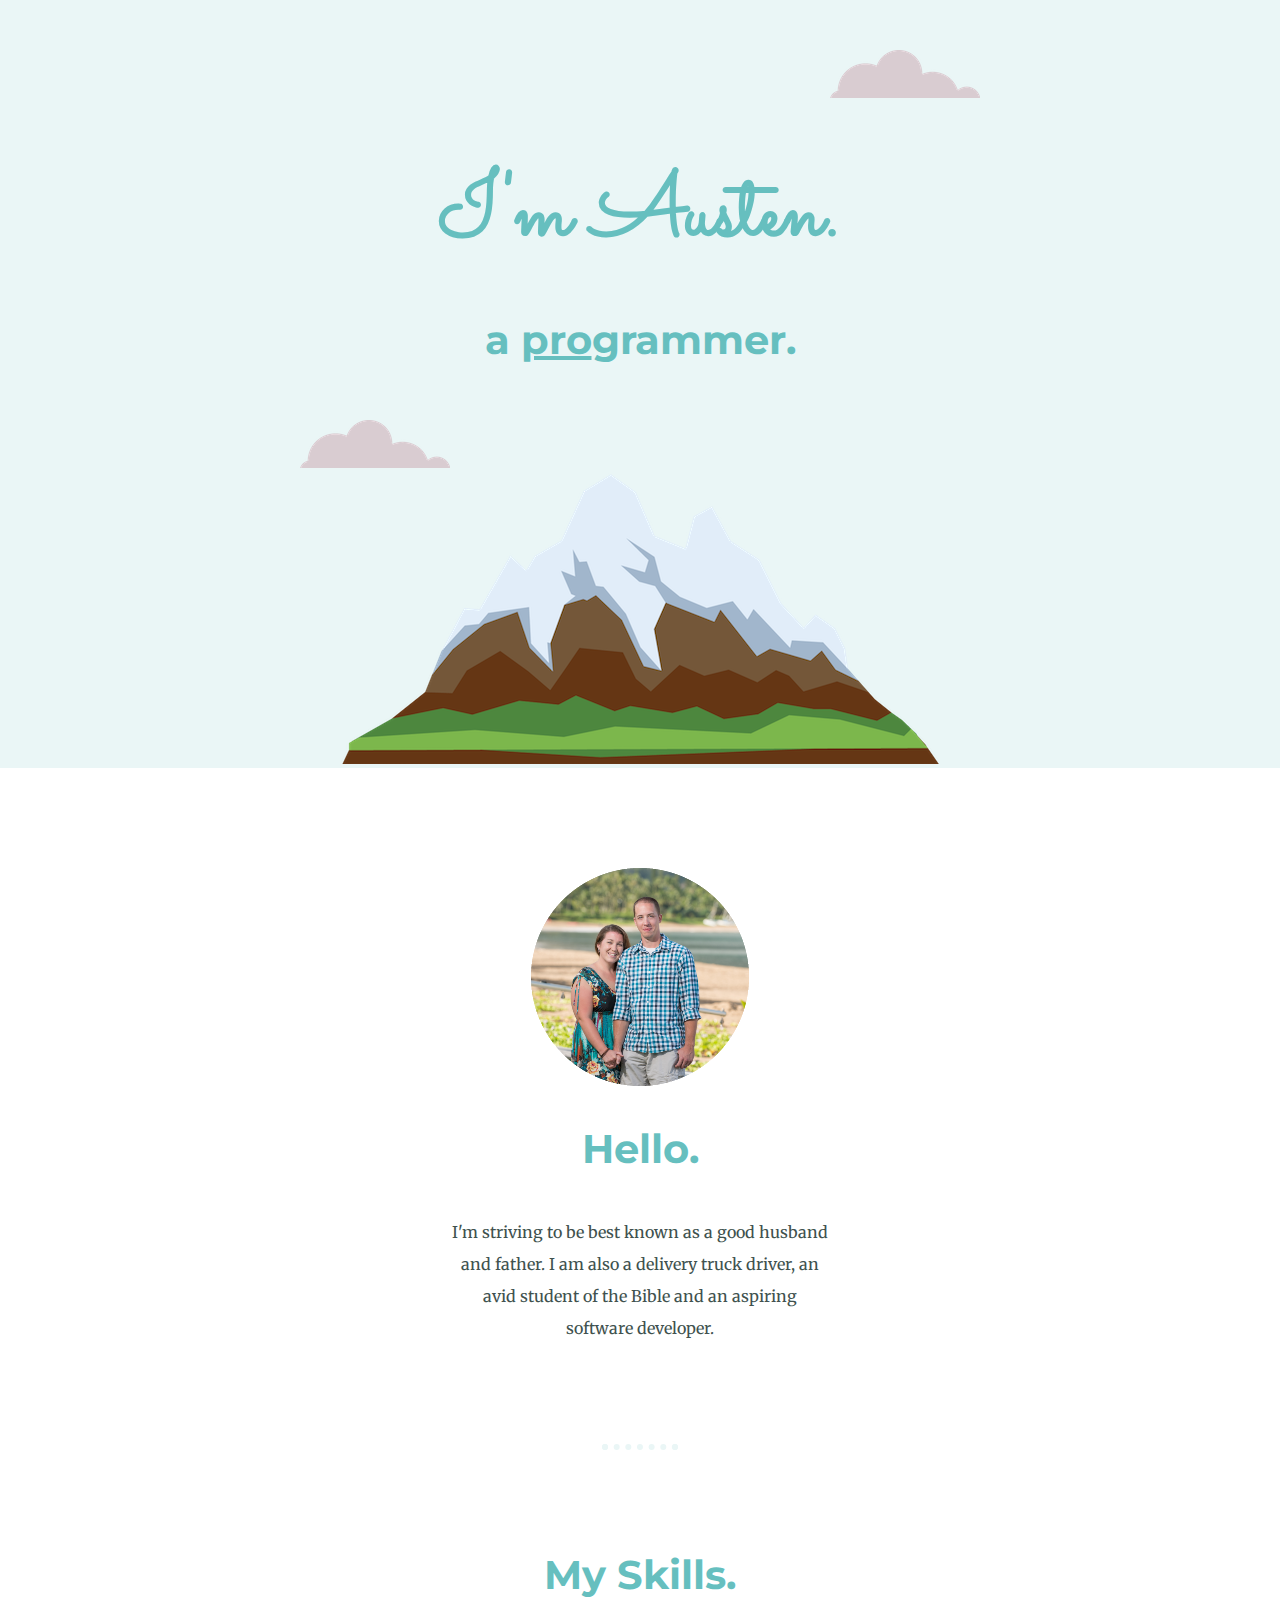
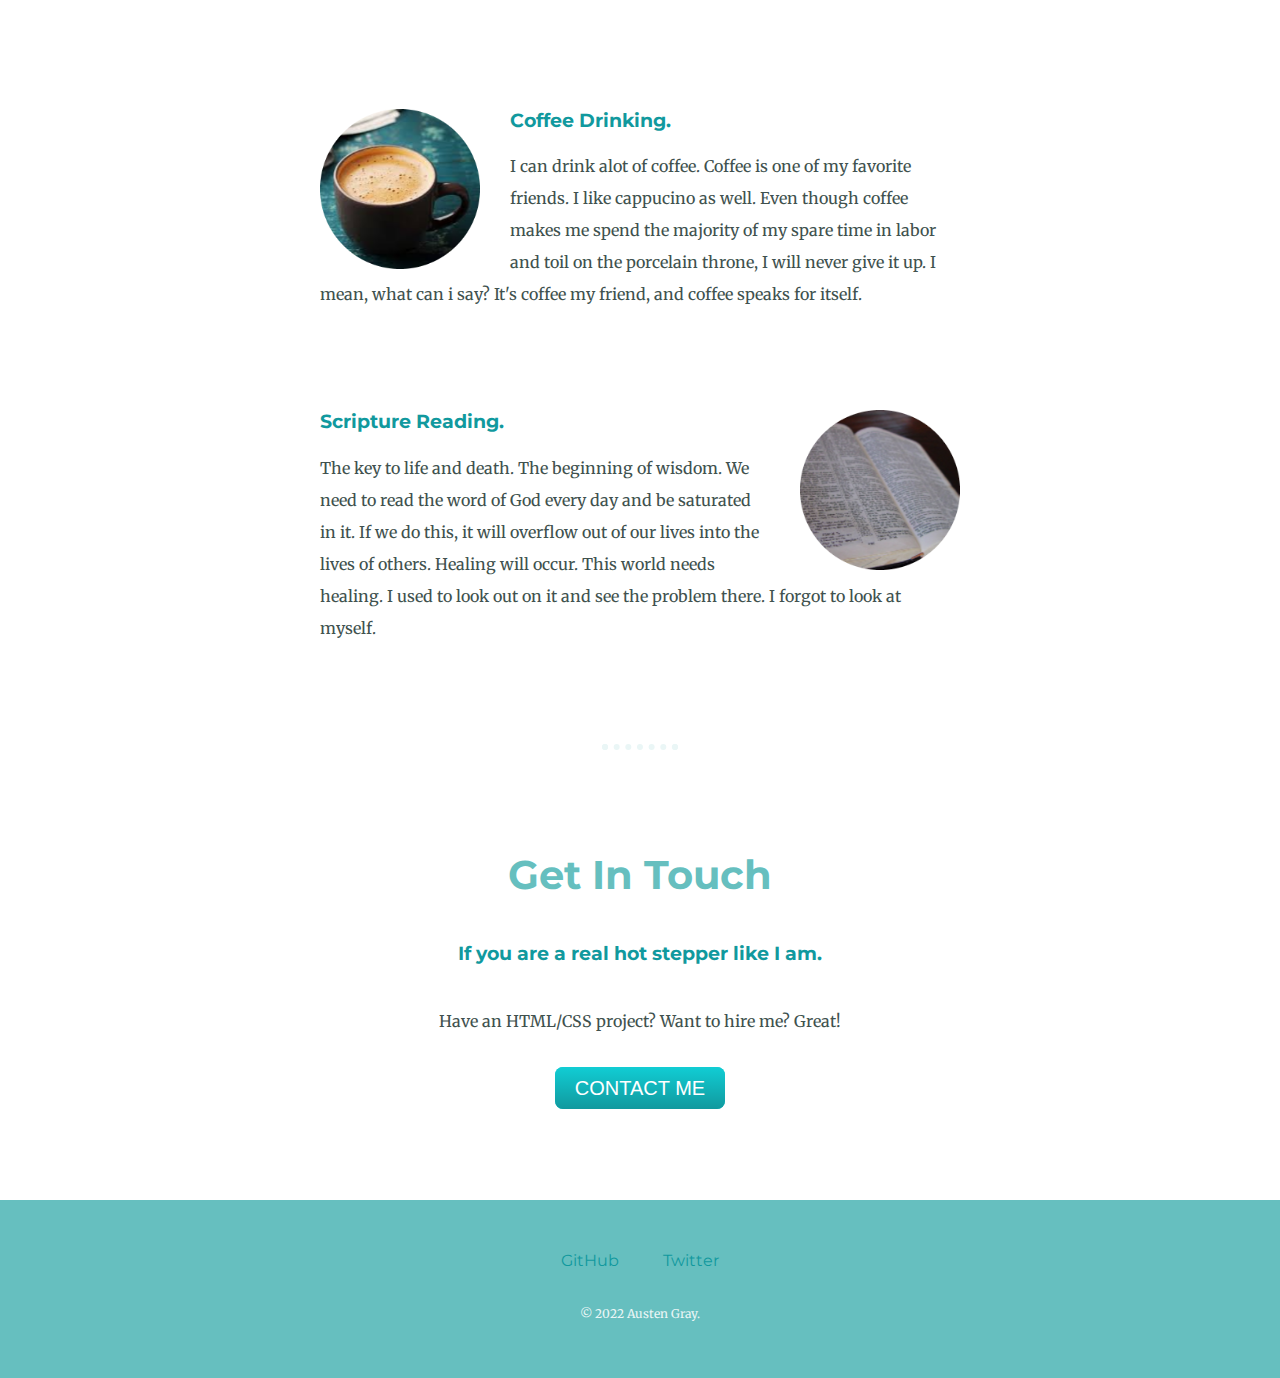
<file: index.html>
<!DOCTYPE html>
<html lang="en" dir="ltr">
  <head>
    <meta charset="utf-8">
    <title>Austen Gray</title>
    <link rel="stylesheet" href="css/styles.css">
    <link rel="icon" href="happy.png">
    <link rel="preconnect" href="https://fonts.googleapis.com">
    <link rel="preconnect" href="https://fonts.gstatic.com" crossorigin>
    <link href="https://fonts.googleapis.com/css2?family=Merriweather&family=Montserrat&family=Sacramento&display=swap" rel="stylesheet">
  </head>
  <body>
    <div class="top-container">
      <img class="top-cloud"src="images/cloud.png" alt="cloud-img">
      <h1>I'm Austen.</h1>
      <h2>a <span class="pro">pro</span>grammer.</h2>
      <img class="bottom-cloud"src="images/cloud.png" alt="cloud-img">
      <img src="images/mountain.png" alt="mountain-img">
    </div>
    <div class="middle-container">
      <div class="profile">
        <img src="images/couple.png" alt="">
        <h2>Hello.</h2>
        <p class="intro">I'm striving to be best known as a good husband and father. I am also a delivery truck driver, an avid student of the Bible and an aspiring software developer.</p>
      </div>
      <hr>
      <div class="skills">
        <h2>My Skills.</h2>
        <div class="skill-row">
          <img class="coffee" src="images/coffeecup.png" alt="">
          <h3>Coffee Drinking.</h3>
          <p>I can drink alot of coffee. Coffee is one of my favorite friends. I like cappucino as well. Even though coffee makes me spend the majority of my spare time in labor and toil on the porcelain throne, I will never give it up.
          I mean, what can i say? It's coffee my friend, and coffee speaks for itself.</p>
        </div>
        <div class="skill-row">
          <img class="bible" src="images/bible.png" alt="">
          <h3>Scripture Reading.</h3>
          <p>The key to life and death. The beginning of wisdom. We need to read the word of God every day and be saturated in it. If we do this, it will overflow out of our lives into the lives of others. Healing will occur.
          This world needs healing. I used to look out on it and see the problem there. I forgot to look at myself.</p>
        </div>
      </div>
      <hr>
      <div class="contact-me">
        <h2>Get In Touch</h2>
        <h3>If you are a real hot stepper like I am.</h3>
        <p class="contact-message">Have an HTML/CSS project? Want to hire me? Great!</p>
        <a class="btn" href="mailto:austengray1@gmail.com">CONTACT ME</a>
      </div>
    </div>

    <div class="bottom-container">
      <a class="footer-link" href="https://github.com/austengray">GitHub</a>
      <a class="footer-link" href="https://twitter.com/mraustengray">Twitter</a>
      <p class="copyright">© 2022 Austen Gray.</p>
    </div>
</file>
<file: css/styles.css>
body {
  color: #40514E;
  margin: 0;
  text-align: center;
  font-family:'Merriweather', serif;
  }

h1 {
  color: #66BFBF;
  font-size: 5.625rem;
  margin: 50px auto 0 auto;
  font-family: 'Sacramento', cursive;
}

h2 {
  color: #66BFBF;
  font-family: 'Montserrat', sans-serif;
  font-size: 2.5rem;
  font-weight: bold;
  padding-bottom: 10px;
}

h3 {
  color: #11999E;
  font-family: 'Montserrat', sans-serif;
}

a {
  color: #11999E;
  font-family: 'Montserrat', sans-serif;
  margin: 10px 20px;
  text-decoration: none;
}

a:hover {
  color: #EAF6F6;
}

hr {
  width: 5%;
  border: dotted #EAF6F6 6px;
  border-bottom: none;
  margin: 100px auto;
}

p {
  line-height: 2;
}

.top-container {
  background-color: #EAF6F6;
  position: relative;
  padding-top: 100px;
}

.middle-container {
  margin: 100px 0;
}

.bottom-container {
  background-color: #66BFBF;
  padding: 50px 0 20px;
}

.pro {
  text-decoration: underline;
}

.intro {
  width: 30%;
  margin: auto;
}

.contact-message{
  width: 40%;
  margin: 40px auto; 60px;
}

.top-cloud {
  position: absolute;
  right: 300px;
  top: 50px;
}

.bottom-cloud {
  position: absolute;
  left: 300px;
  bottom: 300px;
}

.bible {
  width: 25%;
  float: right;
  margin-left: 30px;
}

.coffee {
  width: 25%;
  float: left;
  margin-right: 30px;
}

.skill-row {
  width: 50%;
  margin: 100px auto 100px auto;
  text-align: left;
}

.copyright {
  color: #EAF6F6;
  font-size: 0.75rem;
  padding: 20px 0;
}

.btn {
  background: #11cdd4;
  background-image: -webkit-linear-gradient(top, #11cdd4, #11999e);
  background-image: -moz-linear-gradient(top, #11cdd4, #11999e);
  background-image: -ms-linear-gradient(top, #11cdd4, #11999e);
  background-image: -o-linear-gradient(top, #11cdd4, #11999e);
  background-image: linear-gradient(to bottom, #11cdd4, #11999e);
  -webkit-border-radius: 8;
  -moz-border-radius: 8;
  border-radius: 8px;
  font-family: Arial;
  color: #ffffff;
  font-size: 20px;
  padding: 10px 20px 10px 20px;
  text-decoration: none;
}

.btn:hover {
  background: #30e3cb;
  background-image: -webkit-linear-gradient(top, #30e3cb, #2bc4ad);
  background-image: -moz-linear-gradient(top, #30e3cb, #2bc4ad);
  background-image: -ms-linear-gradient(top, #30e3cb, #2bc4ad);
  background-image: -o-linear-gradient(top, #30e3cb, #2bc4ad);
  background-image: linear-gradient(to bottom, #30e3cb, #2bc4ad);
  text-decoration: none;
}
</file>
